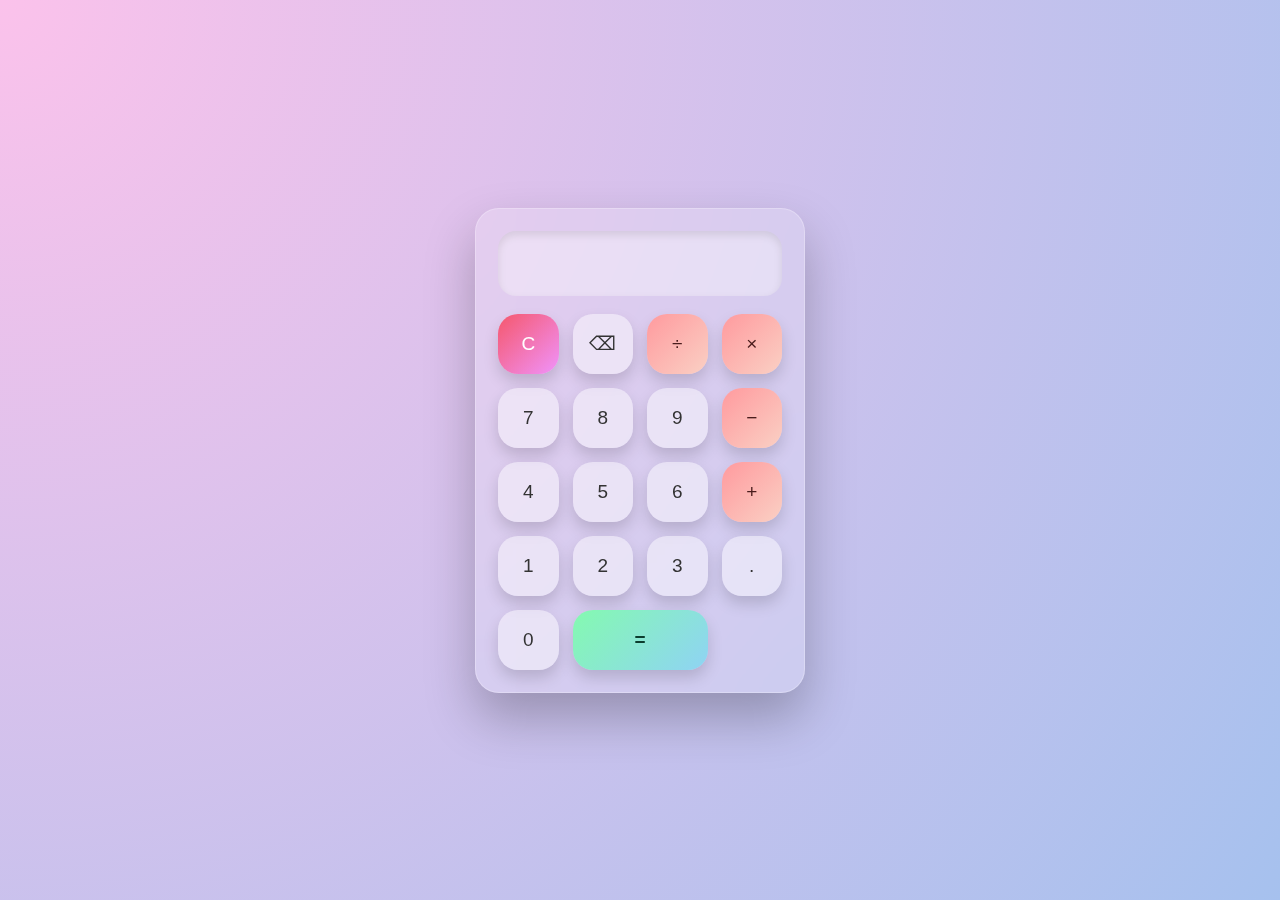
<file: CodeAlpha_Calculator/index.html>
<!DOCTYPE html>
<html lang="en">
<head>
    <meta charset="UTF-8">
    <title>Calculator</title>
    <link rel="stylesheet" href="style.css">
</head>
<body>

<div class="calculator">
    <input type="text" id="display" class="display" disabled>

    <div class="buttons">
        <button class="clear">C</button>
        <button id="delete">⌫</button>
        <button class="operator">÷</button>
        <button class="operator">×</button>

        <button>7</button>
        <button>8</button>
        <button>9</button>
        <button class="operator">−</button>

        <button>4</button>
        <button>5</button>
        <button>6</button>
        <button class="operator">+</button>

        <button>1</button>
        <button>2</button>
        <button>3</button>
        <button>.</button>

        <button>0</button>
        <button class="equal">=</button>
    </div>
</div>

<script src="script.js"></script>
</body>
</html>
</file>
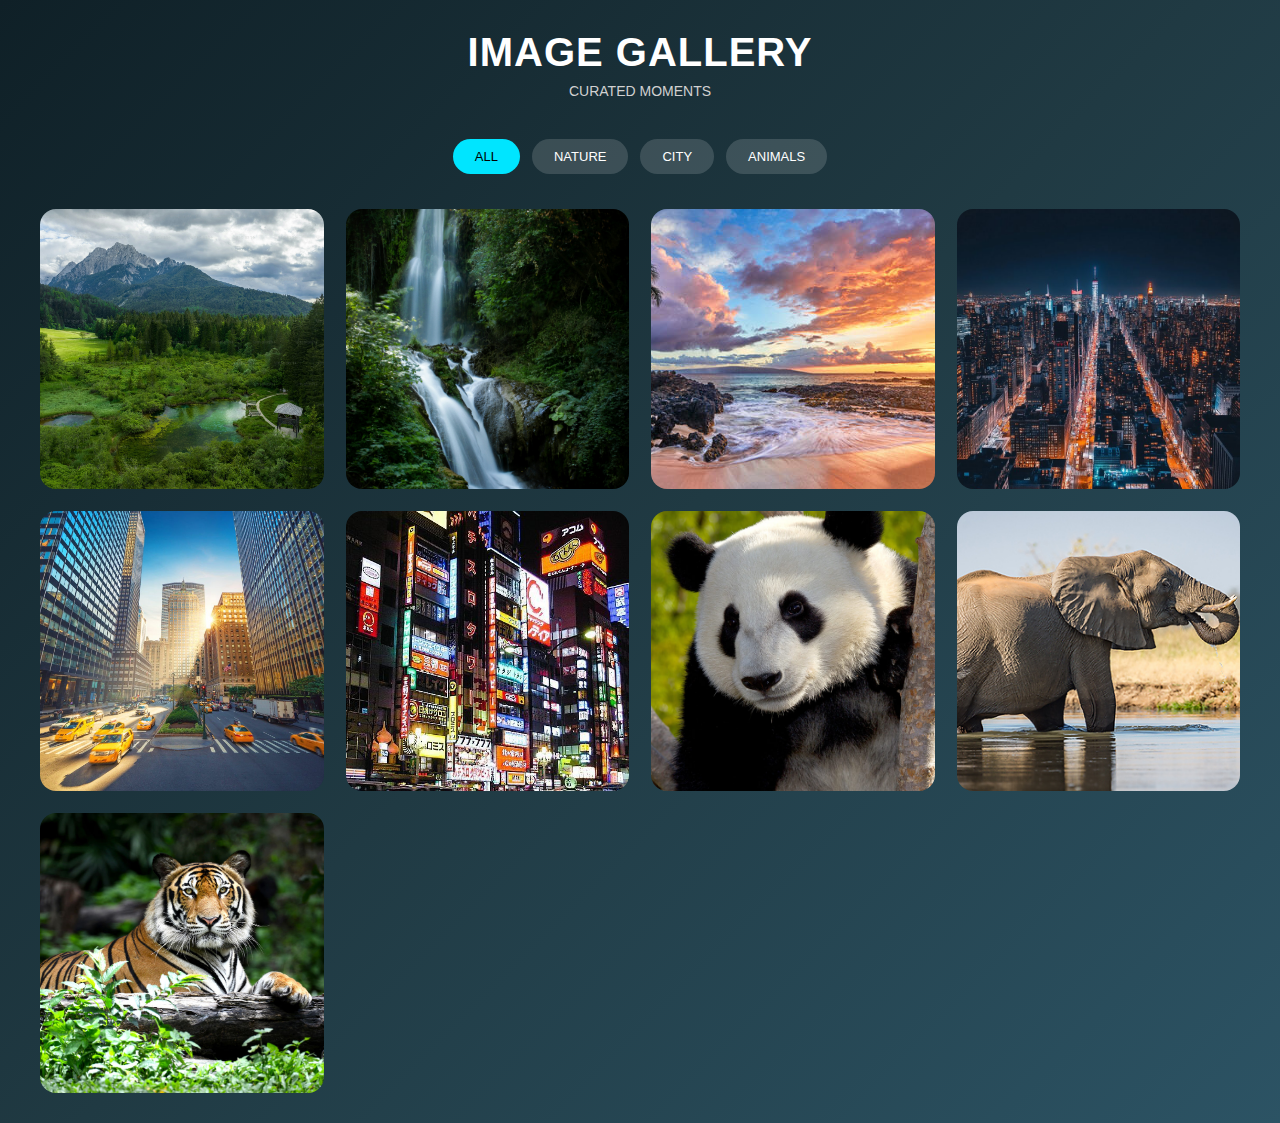
<file: CodeAlpha_Image_Gallery/index.html>
<!DOCTYPE html>
<html lang="en">
<head>
    <meta charset="UTF-8">
    <title>Gallery - Curated Moments</title>
    <link rel="stylesheet" href="style.css">
</head>
<body>

<header class="header">
    <h1>IMAGE GALLERY</h1>
    <p>CURATED MOMENTS</p>
</header>

<div class="filters">
    <button class="active" onclick="filterImages('all')">ALL</button>
    <button onclick="filterImages('nature')">NATURE</button>
    <button onclick="filterImages('city')">CITY</button>
    <button onclick="filterImages('animals')">ANIMALS</button>
</div>
<!-- Gallery -->
<div class="gallery">
    <!-- Nature (3 images) -->
    <img src="images/image1.jpg" class="image nature" onclick="openLightbox(0)">
    <img src="images/image2.jpg" class="image nature" onclick="openLightbox(1)">
    <img src="images/image3.jpg" class="image nature" onclick="openLightbox(2)">

    <!-- City (3 images) -->
    <img src="images/city1.jpg" class="image city" onclick="openLightbox(3)">
    <img src="images/city2.jpg" class="image city" onclick="openLightbox(4)">
    <img src="images/city3.jpg" class="image city" onclick="openLightbox(5)">

    <!-- Animals (3 images) -->
    <img src="images/animal1.jpg" class="image animals" onclick="openLightbox(6)">
    <img src="images/animal2.jpg" class="image animals" onclick="openLightbox(7)">
    <img src="images/animal3.jpg" class="image animals" onclick="openLightbox(8)">
</div>


<!-- Lightbox -->
<div class="lightbox" id="lightbox">
    <span class="close" onclick="closeLightbox()">×</span>
    <button class="nav prev" onclick="changeImage(-1)">‹</button>
    <img id="lightbox-img">
    <button class="nav next" onclick="changeImage(1)">›</button>
</div>

<script src="script.js"></script>
</body>
</html>
</file>
<file: CodeAlpha_Calculator/style.css>
* {
    box-sizing: border-box;
}

body {
    margin: 0;
    height: 100vh;
    background: radial-gradient(circle at top left, #fbc2eb, #a6c1ee);
    display: flex;
    justify-content: center;
    align-items: center;
    font-family: 'Segoe UI', Tahoma, sans-serif;
}

.calculator {
    width: 330px;
    background: rgba(255, 255, 255, 0.18);
    backdrop-filter: blur(15px);
    padding: 22px;
    border-radius: 24px;
    box-shadow: 0 25px 50px rgba(0, 0, 0, 0.25);
    border: 1px solid rgba(255, 255, 255, 0.25);
}

.display {
    width: 100%;
    height: 65px;
    font-size: 30px;
    text-align: right;
    padding: 12px 16px;
    border-radius: 18px;
    border: none;
    outline: none;
    margin-bottom: 18px;
    background: rgba(255, 255, 255, 0.35);
    color: #2c2c2c;
    font-weight: 600;
    box-shadow: inset 0 4px 8px rgba(0,0,0,0.1);
}

.buttons {
    display: grid;
    grid-template-columns: repeat(4, 1fr);
    gap: 14px;
}

button {
    height: 60px;
    font-size: 19px;
    border: none;
    border-radius: 20px;
    cursor: pointer;
    background: rgba(255, 255, 255, 0.45);
    color: #333;
    box-shadow: 0 8px 15px rgba(0,0,0,0.15);
    transition: all 0.25s ease;
}

button:hover {
    transform: translateY(-3px);
    box-shadow: 0 12px 20px rgba(0,0,0,0.25);
}

/* Operators */
.operator {
    background: linear-gradient(135deg, #ff9a9e, #fad0c4);
    color: #4a1c1c;
}

.operator:hover {
    background: linear-gradient(135deg, #ff758c, #ffb199);
}

/* Equal button */
.equal {
    grid-column: span 2;
    background: linear-gradient(135deg, #84fab0, #8fd3f4);
    color: #0b3d2e;
    font-weight: bold;
}

.equal:hover {
    background: linear-gradient(135deg, #43e97b, #38f9d7);
}

/* Clear button */
.clear {
    background: linear-gradient(135deg, #f5576c, #f093fb);
    color: white;
}

.clear:hover {
    background: linear-gradient(135deg, #ff0844, #ffb199);
}
</file>
<file: CodeAlpha_Image_Gallery/style.css>
* {
    margin: 0;
    padding: 0;
    box-sizing: border-box;
    font-family: "Poppins", sans-serif;
}

body {
    background: linear-gradient(135deg, #0f2027, #203a43, #2c5364);
    color: #fff;
    padding: 30px 15px;
}

/* Header */
.header {
    text-align: center;
    margin-bottom: 40px;
}

.header h1 {
    font-size: 40px;
    font-weight: 700;
    letter-spacing: 1px;
}

.header p {
    font-size: 14px;
    margin-top: 8px;
    color: #d1d1d1;
}

/* Filters */
.filters {
    display: flex;
    justify-content: center;
    flex-wrap: wrap;
    gap: 12px;
    margin-bottom: 35px;
}

.filters button {
    padding: 10px 22px;
    border-radius: 25px;
    border: none;
    background: rgba(255,255,255,0.15);
    color: #fff;
    cursor: pointer;
    font-size: 13px;
    transition: all 0.3s ease;
}

.filters button:hover,
.filters button.active {
    background: #00e5ff;
    color: #000;
}

/* Gallery */
.gallery {
    max-width: 1200px;
    margin: auto;
    display: grid;
    grid-template-columns: repeat(auto-fill, minmax(260px, 1fr));
    gap: 22px;
}

.gallery img {
    width: 100%;
    height: 280px;
    object-fit: cover;
    border-radius: 16px;
    cursor: pointer;
    transition: transform 0.35s ease, box-shadow 0.35s ease;
}

.gallery img:hover {
    transform: scale(1.05);
    box-shadow: 0 25px 45px rgba(0,0,0,0.45);
}

/* Lightbox */
.lightbox {
    position: fixed;
    inset: 0;
    background: rgba(0,0,0,0.85);
    display: none;
    justify-content: center;
    align-items: center;
    z-index: 1000;
}

.lightbox img {
    max-width: 90%;
    max-height: 85%;
    border-radius: 14px;
}

/* Close button */
.close {
    position: absolute;
    top: 20px;
    right: 30px;
    font-size: 32px;
    color: #fff;
    cursor: pointer;
}

/* Navigation arrows */
.nav {
    position: absolute;
    top: 50%;
    transform: translateY(-50%);
    font-size: 45px;
    background: rgba(255,255,255,0.15);
    border: none;
    color: white;
    cursor: pointer;
    padding: 10px 18px;
    border-radius: 50%;
}

.prev { left: 25px; }
.next { right: 25px; }

/* Responsive */
@media (max-width: 600px) {
    .header h1 {
        font-size: 30px;
    }

    .gallery img {
        height: 240px;
    }
}
</file>
